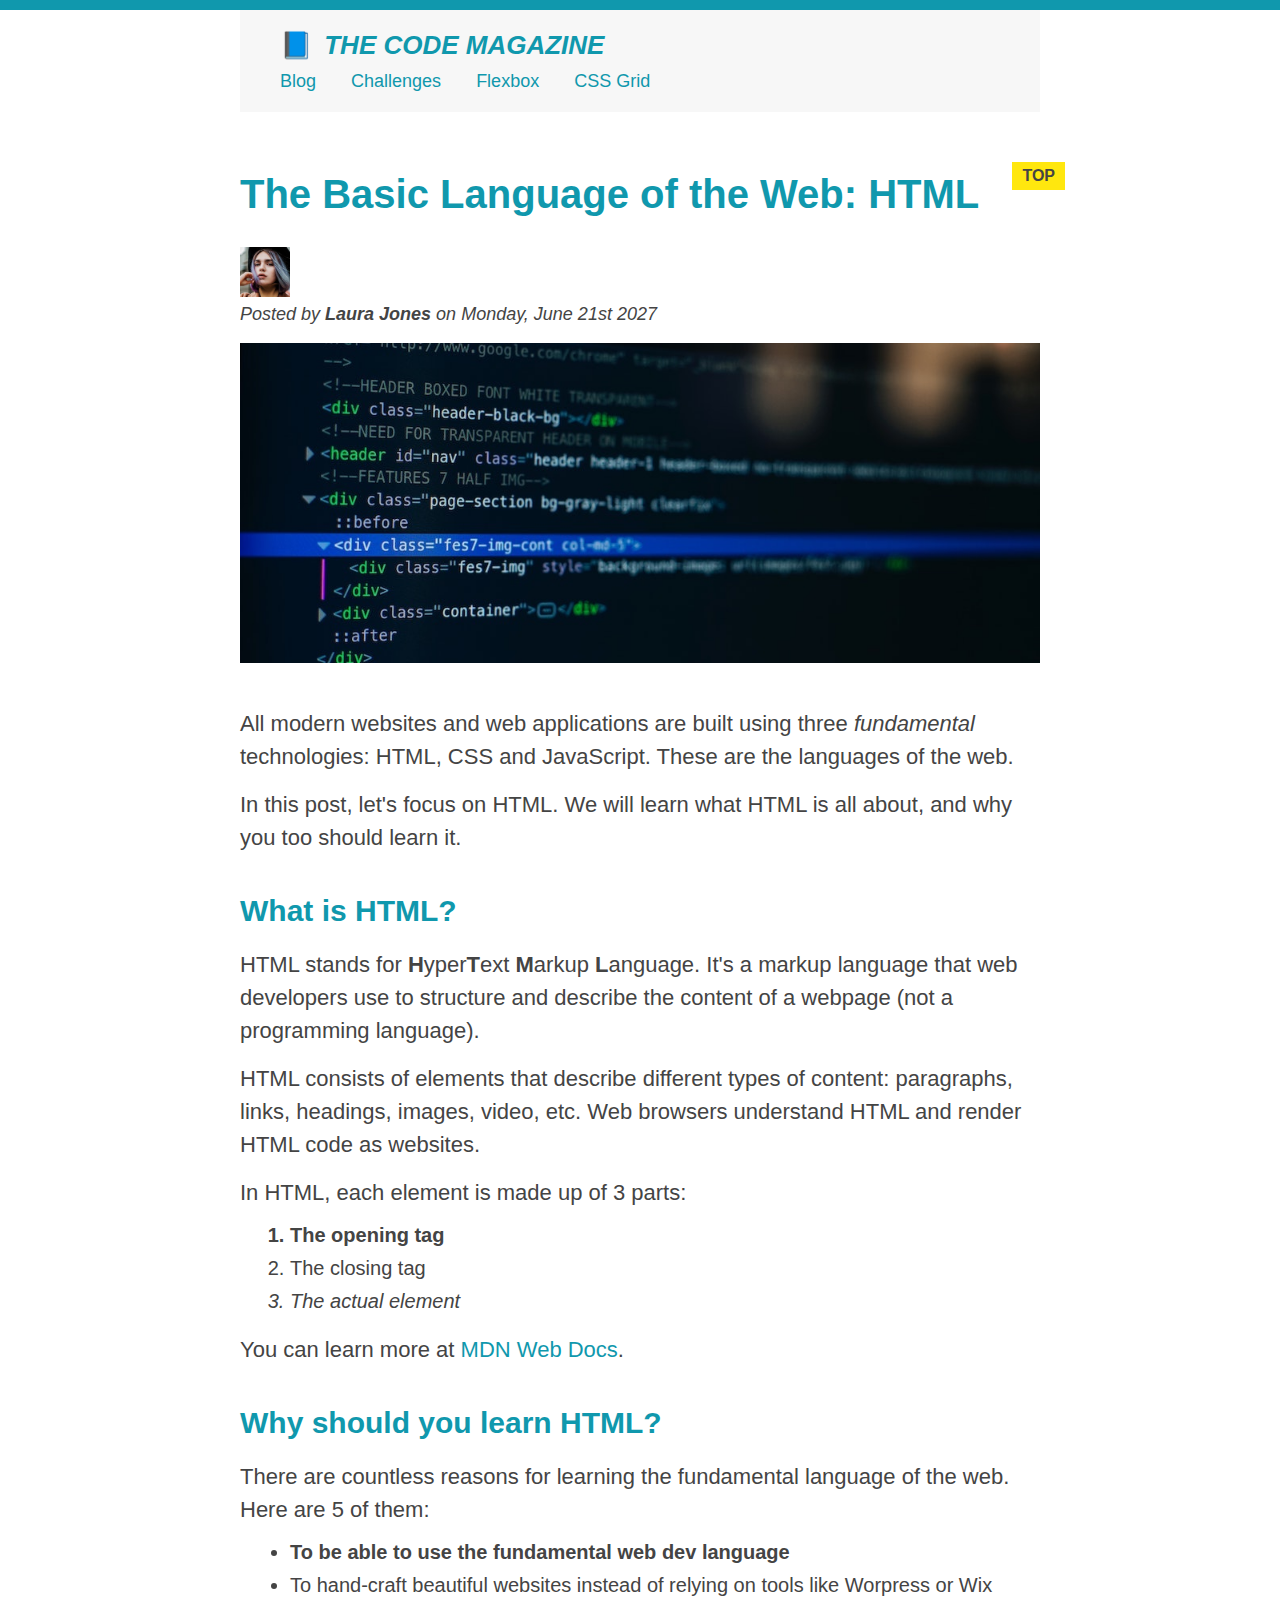
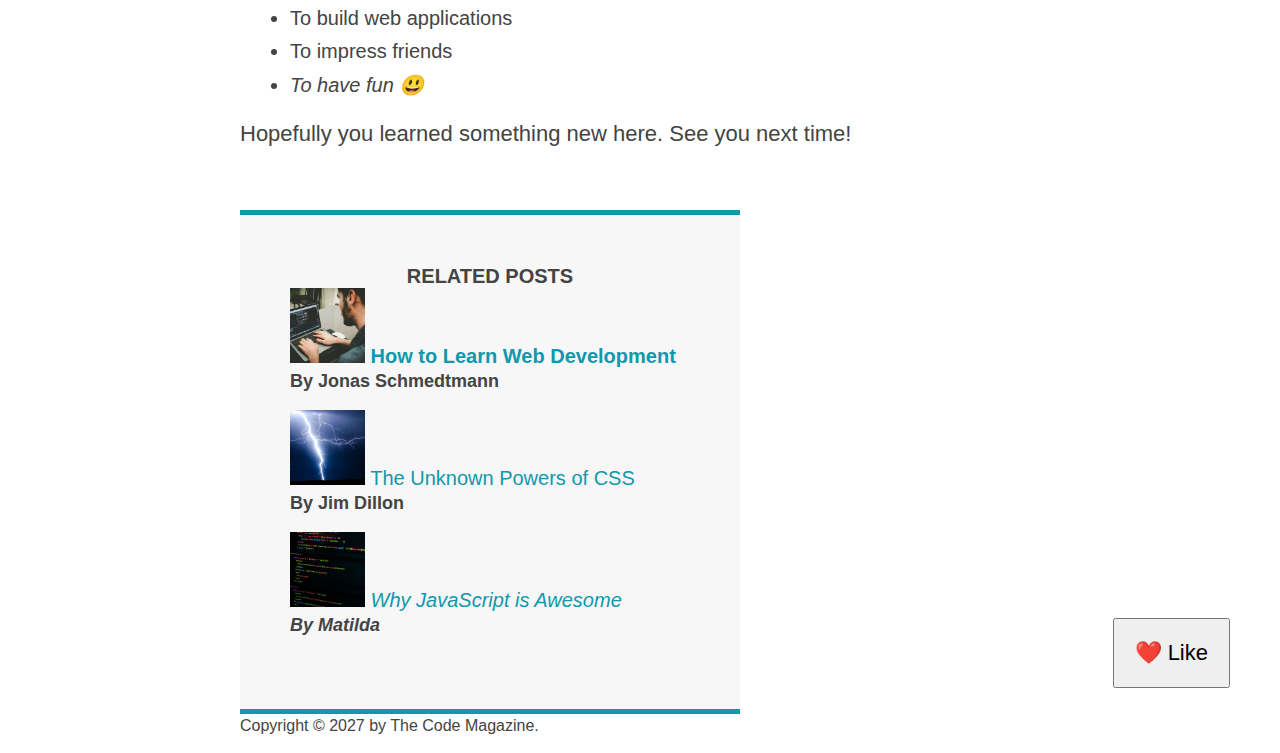
<file: Layouts-floats-flexbox-CSS_Grid/index.html>
<!DOCTYPE html>
<html lang="en">
  <head>
    <meta charset="UTF-8" />
    <link href="style.css" rel="stylesheet" />

    <title>The Basic Language of the Web: HTML</title>
  </head>

  <body>
    <!--
    <h1>The Basic Language of the Web: HTML</h1>
    <h2>The Basic Language of the Web: HTML</h2>
    <h3>The Basic Language of the Web: HTML</h3>
    <h4>The Basic Language of the Web: HTML</h4>
    <h5>The Basic Language of the Web: HTML</h5>
    <h6>The Basic Language of the Web: HTML</h6>
    -->

    <div class="container">
      <header class="main-header">
        <h1>📘 The Code Magazine</h1>

        <nav>
          <!-- <strong>This is the navigation</strong> -->
          <a href="blog.html">Blog</a>
          <a href="#">Challenges</a>
          <a href="#">Flexbox</a>
          <a href="#">CSS Grid</a>
        </nav>
      </header>

      <article>
        <header class="post-header">
          <h2>The Basic Language of the Web: HTML</h2>

          <img
            src="img/laura-jones.jpg"
            alt="Headshot of Laura Jones"
            height="50"
            width="50"
          />

          <p id="author">
            Posted by <strong>Laura Jones</strong> on Monday, June 21st 2027
          </p>

          <img
            src="img/post-img.jpg"
            alt="HTML code on a screen"
            width="500"
            height="200"
            class="post-img"
          />
          <button>❤️ Like</button>
        </header>

        <p>
          All modern websites and web applications are built using three
          <em>fundamental</em>
          technologies: HTML, CSS and JavaScript. These are the languages of the
          web.
        </p>

        <p>
          In this post, let's focus on HTML. We will learn what HTML is all
          about, and why you too should learn it.
        </p>

        <h3>What is HTML?</h3>
        <p>
          HTML stands for <strong>H</strong>yper<strong>T</strong>ext
          <strong>M</strong>arkup <strong>L</strong>anguage. It's a markup
          language that web developers use to structure and describe the content
          of a webpage (not a programming language).
        </p>
        <p>
          HTML consists of elements that describe different types of content:
          paragraphs, links, headings, images, video, etc. Web browsers
          understand HTML and render HTML code as websites.
        </p>
        <p>In HTML, each element is made up of 3 parts:</p>

        <ol>
          <li class="first-li">The opening tag</li>
          <li>The closing tag</li>
          <li>The actual element</li>
        </ol>

        <p>
          You can learn more at
          <a
            href="https://developer.mozilla.org/en-US/docs/Web/HTML"
            target="_blank"
            >MDN Web Docs</a
          >.
        </p>

        <h3>Why should you learn HTML?</h3>

        <p>
          There are countless reasons for learning the fundamental language of
          the web. Here are 5 of them:
        </p>

        <ul>
          <li class="first-li">
            To be able to use the fundamental web dev language
          </li>
          <li>
            To hand-craft beautiful websites instead of relying on tools like
            Worpress or Wix
          </li>
          <li>To build web applications</li>
          <li>To impress friends</li>
          <li>To have fun 😃</li>
        </ul>

        <p>Hopefully you learned something new here. See you next time!</p>
      </article>

      <aside>
        <h4>Related posts</h4>

        <ul class="related">
          <li>
            <img
              src="img/related-1.jpg"
              alt="Person programming"
              width="75"
              height="75"
            />
            <a href="#">How to Learn Web Development</a>
            <p class="related-author">By Jonas Schmedtmann</p>
          </li>
          <li>
            <img
              src="img/related-2.jpg"
              alt="Lightning"
              width="75"
              height="75"
            />
            <a href="#">The Unknown Powers of CSS</a>
            <p class="related-author">By Jim Dillon</p>
          </li>
          <li>
            <img
              src="img/related-3.jpg"
              alt="JavaScript code on a screen"
              width="75"
              height="75"
            />
            <a href="#">Why JavaScript is Awesome</a>
            <p class="related-author">By Matilda</p>
          </li>
        </ul>
      </aside>

      <footer>
        <p id="copyright" class="copyright text">
          Copyright &copy; 2027 by The Code Magazine.
        </p>
      </footer>
    </div>
  </body>
</html>
</file>
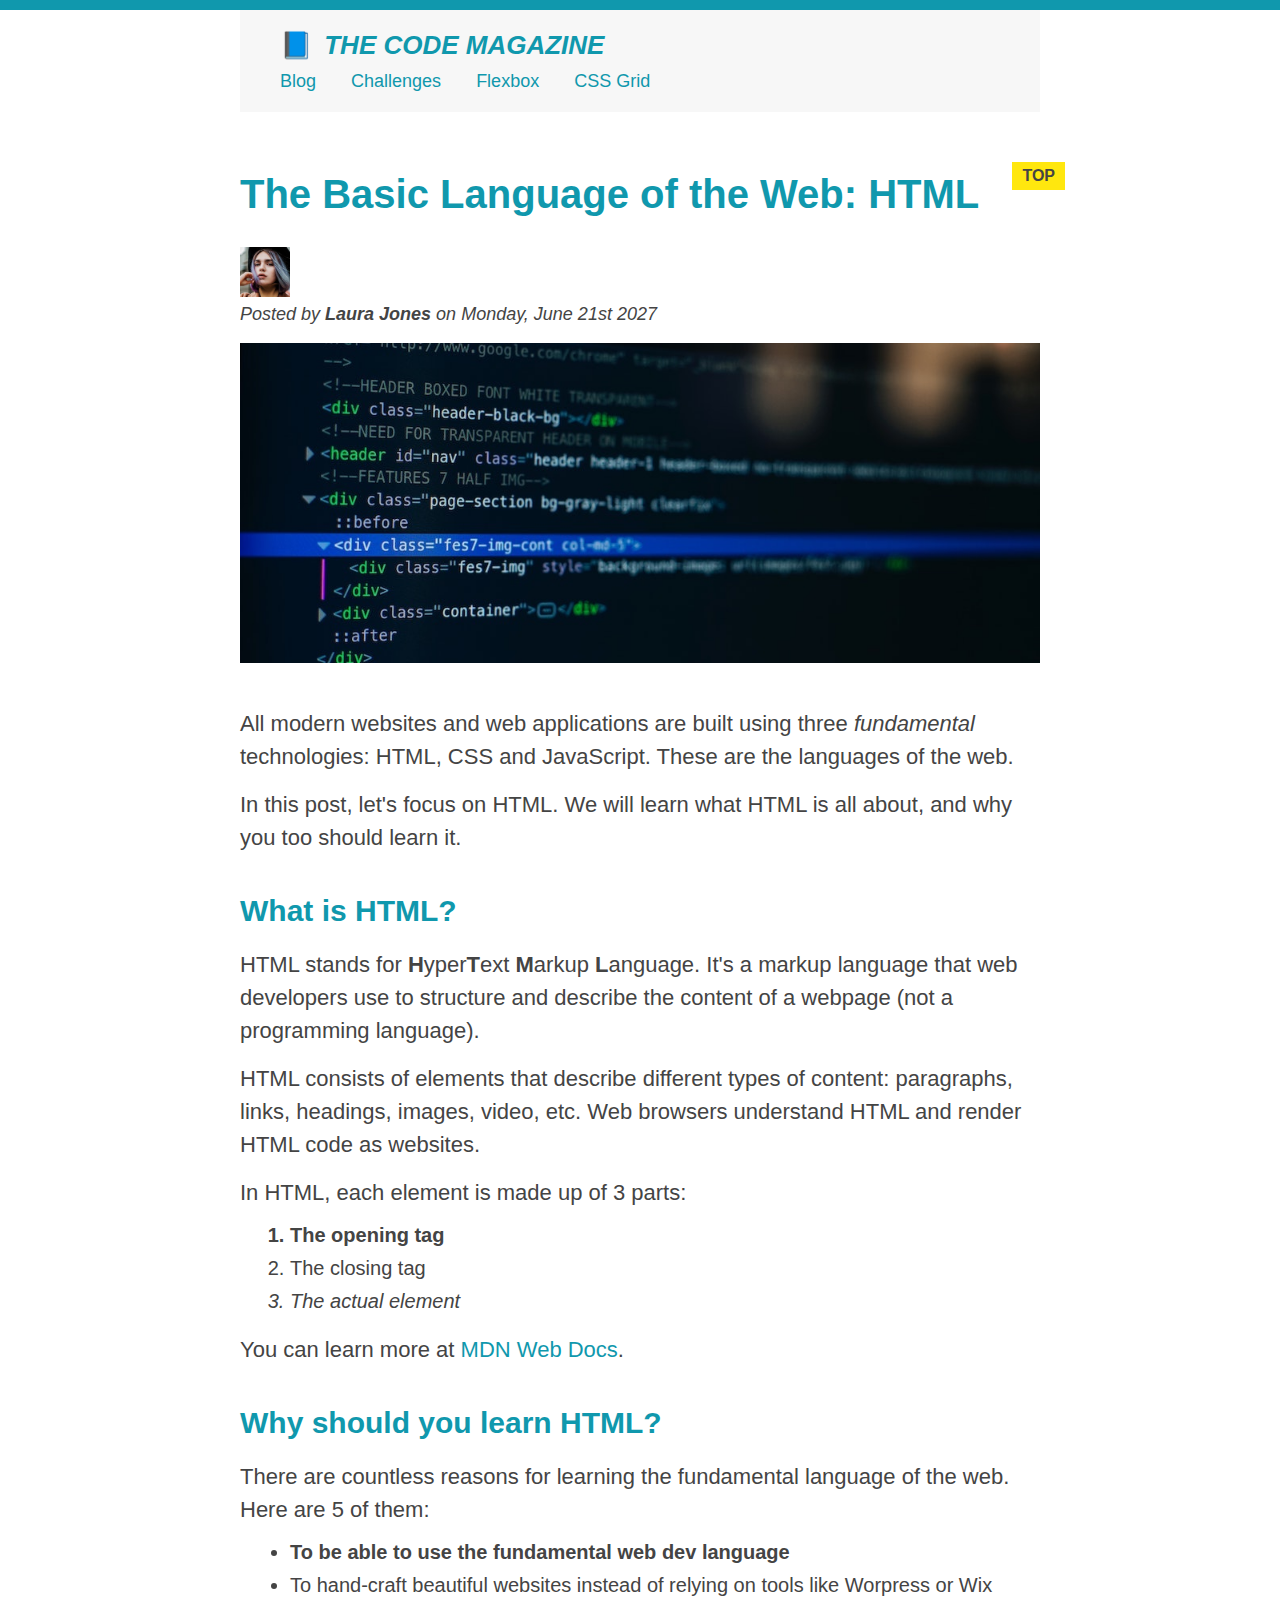
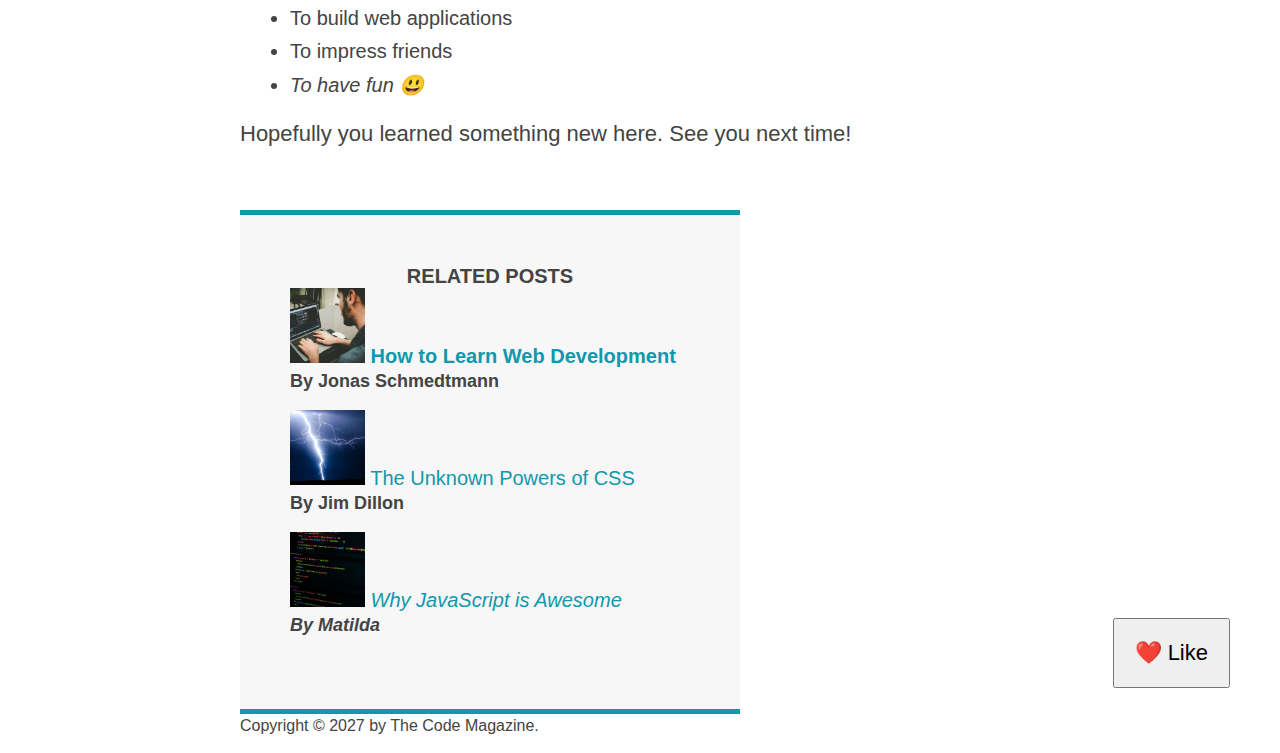
<file: html-css-refresher/Layouts-floats-flexbox-CSS_Grid/index.html>
<!DOCTYPE html>
<html lang="en">
  <head>
    <meta charset="UTF-8" />
    <link href="style.css" rel="stylesheet" />

    <title>The Basic Language of the Web: HTML</title>
  </head>

  <body>
    <!--
    <h1>The Basic Language of the Web: HTML</h1>
    <h2>The Basic Language of the Web: HTML</h2>
    <h3>The Basic Language of the Web: HTML</h3>
    <h4>The Basic Language of the Web: HTML</h4>
    <h5>The Basic Language of the Web: HTML</h5>
    <h6>The Basic Language of the Web: HTML</h6>
    -->

    <div class="container">
      <header class="main-header">
        <h1>📘 The Code Magazine</h1>

        <nav>
          <!-- <strong>This is the navigation</strong> -->
          <a href="blog.html">Blog</a>
          <a href="#">Challenges</a>
          <a href="#">Flexbox</a>
          <a href="#">CSS Grid</a>
        </nav>
      </header>

      <article>
        <header class="post-header">
          <h2>The Basic Language of the Web: HTML</h2>

          <img
            src="img/laura-jones.jpg"
            alt="Headshot of Laura Jones"
            height="50"
            width="50"
            class="author-img"
          />

          <p id="author" class="author">
            Posted by <strong>Laura Jones</strong> on Monday, June 21st 2027
          </p>

          <img
            src="img/post-img.jpg"
            alt="HTML code on a screen"
            width="500"
            height="200"
            class="post-img"
          />
          <button>❤️ Like</button>
        </header>

        <p>
          All modern websites and web applications are built using three
          <em>fundamental</em>
          technologies: HTML, CSS and JavaScript. These are the languages of the
          web.
        </p>

        <p>
          In this post, let's focus on HTML. We will learn what HTML is all
          about, and why you too should learn it.
        </p>

        <h3>What is HTML?</h3>
        <p>
          HTML stands for <strong>H</strong>yper<strong>T</strong>ext
          <strong>M</strong>arkup <strong>L</strong>anguage. It's a markup
          language that web developers use to structure and describe the content
          of a webpage (not a programming language).
        </p>
        <p>
          HTML consists of elements that describe different types of content:
          paragraphs, links, headings, images, video, etc. Web browsers
          understand HTML and render HTML code as websites.
        </p>
        <p>In HTML, each element is made up of 3 parts:</p>

        <ol>
          <li class="first-li">The opening tag</li>
          <li>The closing tag</li>
          <li>The actual element</li>
        </ol>

        <p>
          You can learn more at
          <a
            href="https://developer.mozilla.org/en-US/docs/Web/HTML"
            target="_blank"
            >MDN Web Docs</a
          >.
        </p>

        <h3>Why should you learn HTML?</h3>

        <p>
          There are countless reasons for learning the fundamental language of
          the web. Here are 5 of them:
        </p>

        <ul>
          <li class="first-li">
            To be able to use the fundamental web dev language
          </li>
          <li>
            To hand-craft beautiful websites instead of relying on tools like
            Worpress or Wix
          </li>
          <li>To build web applications</li>
          <li>To impress friends</li>
          <li>To have fun 😃</li>
        </ul>

        <p>Hopefully you learned something new here. See you next time!</p>
      </article>

      <aside>
        <h4>Related posts</h4>

        <ul class="related">
          <li>
            <img
              src="img/related-1.jpg"
              alt="Person programming"
              width="75"
              height="75"
            />
            <a href="#">How to Learn Web Development</a>
            <p class="related-author">By Jonas Schmedtmann</p>
          </li>
          <li>
            <img
              src="img/related-2.jpg"
              alt="Lightning"
              width="75"
              height="75"
            />
            <a href="#">The Unknown Powers of CSS</a>
            <p class="related-author">By Jim Dillon</p>
          </li>
          <li>
            <img
              src="img/related-3.jpg"
              alt="JavaScript code on a screen"
              width="75"
              height="75"
            />
            <a href="#">Why JavaScript is Awesome</a>
            <p class="related-author">By Matilda</p>
          </li>
        </ul>
      </aside>

      <footer>
        <p id="copyright" class="copyright text">
          Copyright &copy; 2027 by The Code Magazine.
        </p>
      </footer>
    </div>
  </body>
</html>
</file>
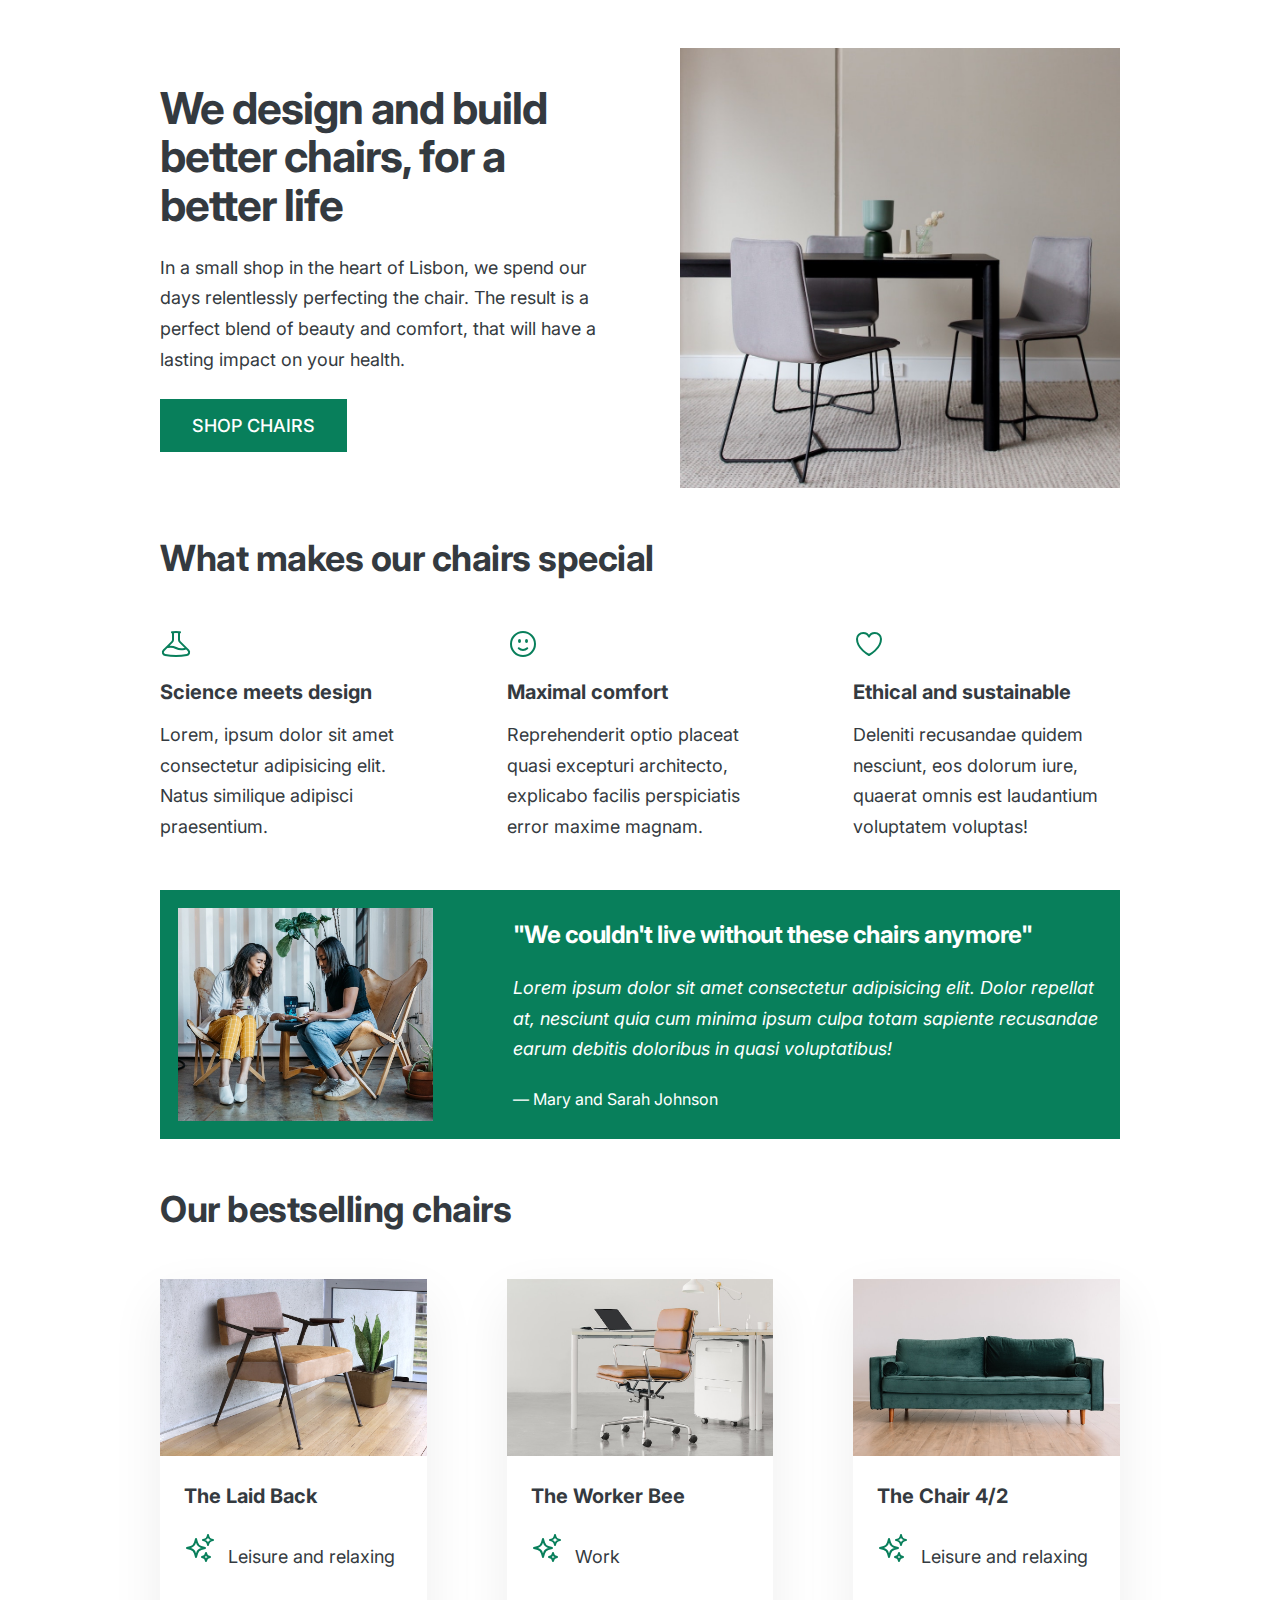
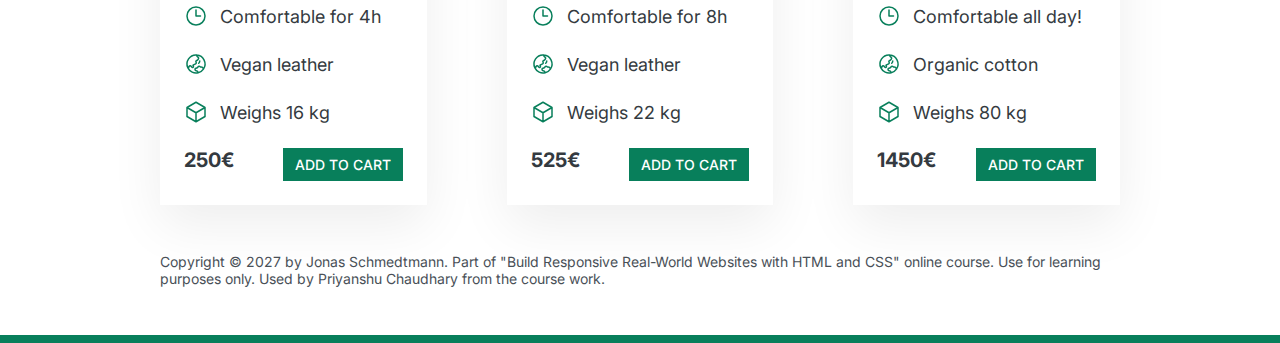
<file: html-css-refresher/Web Design Fundamentals/index.html>
<!DOCTYPE html>
<html lang="en">
  <head>
    <meta charset="UTF-8" />
    <meta http-equiv="X-UA-Compatible" content="IE=edge" />
    <meta name="viewport" content="width=device-width, initial-scale=1.0" />

    <link rel="preconnect" href="https://fonts.googleapis.com" />
    <link rel="preconnect" href="https://fonts.gstatic.com" crossorigin />
    <link
      href="https://fonts.googleapis.com/css2?family=Inter:wght@400;500;700&display=swap"
      rel="stylesheet"
    />
    <link rel="stylesheet" href="style.css" />
    <title>Lisbon Chair Shop</title>
  </head>
  <body>
    <div class="container">
      <header>
        <div class="header-text-box">
          <h1>We design and build better chairs, for a better life</h1>
          <p class="header-text">
            In a small shop in the heart of Lisbon, we spend our days
            relentlessly perfecting the chair. The result is a perfect blend of
            beauty and comfort, that will have a lasting impact on your health.
          </p>
          <a class="btn btn--big" href="#">Shop chairs</a>
        </div>
        <img src="hero.jpg" alt="Photo" />
      </header>

      <section>
        <h2>What makes our chairs special</h2>
        <div class="grid-3-cols">
          <div>
            <svg
              xmlns="http://www.w3.org/2000/svg"
              fill="none"
              viewBox="0 0 24 24"
              stroke-width="1.5"
              stroke="currentColor"
              class="features-icon"
            >
              <path
                stroke-linecap="round"
                stroke-linejoin="round"
                d="M9.75 3.104v5.714a2.25 2.25 0 0 1-.659 1.591L5 14.5M9.75 3.104c-.251.023-.501.05-.75.082m.75-.082a24.301 24.301 0 0 1 4.5 0m0 0v5.714c0 .597.237 1.17.659 1.591L19.8 15.3M14.25 3.104c.251.023.501.05.75.082M19.8 15.3l-1.57.393A9.065 9.065 0 0 1 12 15a9.065 9.065 0 0 0-6.23-.693L5 14.5m14.8.8 1.402 1.402c1.232 1.232.65 3.318-1.067 3.611A48.309 48.309 0 0 1 12 21c-2.773 0-5.491-.235-8.135-.687-1.718-.293-2.3-2.379-1.067-3.61L5 14.5"
              />
            </svg>

            <p class="features-title"><strong>Science meets design</strong></p>
            <p class="features-text">
              Lorem, ipsum dolor sit amet consectetur adipisicing elit. Natus
              similique adipisci praesentium.
            </p>
          </div>

          <div>
            <svg
              xmlns="http://www.w3.org/2000/svg"
              fill="none"
              viewBox="0 0 24 24"
              stroke-width="1.5"
              stroke="currentColor"
              class="features-icon"
            >
              <path
                stroke-linecap="round"
                stroke-linejoin="round"
                d="M15.182 15.182a4.5 4.5 0 0 1-6.364 0M21 12a9 9 0 1 1-18 0 9 9 0 0 1 18 0ZM9.75 9.75c0 .414-.168.75-.375.75S9 10.164 9 9.75 9.168 9 9.375 9s.375.336.375.75Zm-.375 0h.008v.015h-.008V9.75Zm5.625 0c0 .414-.168.75-.375.75s-.375-.336-.375-.75.168-.75.375-.75.375.336.375.75Zm-.375 0h.008v.015h-.008V9.75Z"
              />
            </svg>

            <p class="features-title">
              <strong>Maximal comfort</strong>
            </p>
            <p class="features-text">
              Reprehenderit optio placeat quasi excepturi architecto, explicabo
              facilis perspiciatis error maxime magnam.
            </p>
          </div>

          <div>
            <svg
              xmlns="http://www.w3.org/2000/svg"
              fill="none"
              viewBox="0 0 24 24"
              stroke-width="1.5"
              stroke="currentColor"
              class="features-icon"
            >
              <path
                stroke-linecap="round"
                stroke-linejoin="round"
                d="M21 8.25c0-2.485-2.099-4.5-4.688-4.5-1.935 0-3.597 1.126-4.312 2.733-.715-1.607-2.377-2.733-4.313-2.733C5.1 3.75 3 5.765 3 8.25c0 7.22 9 12 9 12s9-4.78 9-12Z"
              />
            </svg>

            <p class="features-title">
              <strong>Ethical and sustainable</strong>
            </p>
            <p class="features-text">
              Deleniti recusandae quidem nesciunt, eos dolorum iure, quaerat
              omnis est laudantium voluptatem voluptas!
            </p>
          </div>
        </div>
      </section>

      <section class="testimonial-section">
        <div class="grid-3-cols">
          <img src="customers.jpg" alt="People sitting on chairs" />
          <div class="testimonial-box">
            <h2>"We couldn't live without these chairs anymore"</h2>
            <blockquote class="testimonial-text">
              Lorem ipsum dolor sit amet consectetur adipisicing elit. Dolor
              repellat at, nesciunt quia cum minima ipsum culpa totam sapiente
              recusandae earum debitis doloribus in quasi voluptatibus!
            </blockquote>
            <p class="testimonial-author">&mdash; Mary and Sarah Johnson</p>
          </div>
        </div>
      </section>

      <section>
        <h2>Our bestselling chairs</h2>
        <div class="grid-3-cols">
          <figure class="chair">
            <img src="chair-1.jpg" alt="Chair" />
            <div class="chair-box">
              <h3>The Laid Back</h3>
              <ul class="chair-details">
                <li>
                  <!-- Span is a generic INLINE text element, it doesn't have any meaning. It's like a div element, but inline -->
                  <svg
                    xmlns="http://www.w3.org/2000/svg"
                    fill="none"
                    viewBox="0 0 24 24"
                    stroke-width="1.5"
                    stroke="currentColor"
                    class="features-icon"
                  >
                    <path
                      stroke-linecap="round"
                      stroke-linejoin="round"
                      d="M9.813 15.904 9 18.75l-.813-2.846a4.5 4.5 0 0 0-3.09-3.09L2.25 12l2.846-.813a4.5 4.5 0 0 0 3.09-3.09L9 5.25l.813 2.846a4.5 4.5 0 0 0 3.09 3.09L15.75 12l-2.846.813a4.5 4.5 0 0 0-3.09 3.09ZM18.259 8.715 18 9.75l-.259-1.035a3.375 3.375 0 0 0-2.455-2.456L14.25 6l1.036-.259a3.375 3.375 0 0 0 2.455-2.456L18 2.25l.259 1.035a3.375 3.375 0 0 0 2.456 2.456L21.75 6l-1.035.259a3.375 3.375 0 0 0-2.456 2.456ZM16.894 20.567 16.5 21.75l-.394-1.183a2.25 2.25 0 0 0-1.423-1.423L13.5 18.75l1.183-.394a2.25 2.25 0 0 0 1.423-1.423l.394-1.183.394 1.183a2.25 2.25 0 0 0 1.423 1.423l1.183.394-1.183.394a2.25 2.25 0 0 0-1.423 1.423Z"
                    />
                  </svg>

                  <span>Leisure and relaxing</span>
                </li>
                <li>
                  <svg
                    xmlns="http://www.w3.org/2000/svg"
                    fill="none"
                    viewBox="0 0 24 24"
                    stroke-width="1.5"
                    stroke="currentColor"
                    class="chair-icon"
                  >
                    <path
                      stroke-linecap="round"
                      stroke-linejoin="round"
                      d="M12 6v6h4.5m4.5 0a9 9 0 1 1-18 0 9 9 0 0 1 18 0Z"
                    />
                  </svg>

                  <span>Comfortable for 4h</span>
                </li>
                <li>
                  <svg
                    xmlns="http://www.w3.org/2000/svg"
                    fill="none"
                    viewBox="0 0 24 24"
                    stroke-width="1.5"
                    stroke="currentColor"
                    class="chair-icon"
                  >
                    <path
                      stroke-linecap="round"
                      stroke-linejoin="round"
                      d="M12.75 3.03v.568c0 .334.148.65.405.864l1.068.89c.442.369.535 1.01.216 1.49l-.51.766a2.25 2.25 0 0 1-1.161.886l-.143.048a1.107 1.107 0 0 0-.57 1.664c.369.555.169 1.307-.427 1.605L9 13.125l.423 1.059a.956.956 0 0 1-1.652.928l-.679-.906a1.125 1.125 0 0 0-1.906.172L4.5 15.75l-.612.153M12.75 3.031a9 9 0 0 0-8.862 12.872M12.75 3.031a9 9 0 0 1 6.69 14.036m0 0-.177-.529A2.25 2.25 0 0 0 17.128 15H16.5l-.324-.324a1.453 1.453 0 0 0-2.328.377l-.036.073a1.586 1.586 0 0 1-.982.816l-.99.282c-.55.157-.894.702-.8 1.267l.073.438c.08.474.49.821.97.821.846 0 1.598.542 1.865 1.345l.215.643m5.276-3.67a9.012 9.012 0 0 1-5.276 3.67m0 0a9 9 0 0 1-10.275-4.835M15.75 9c0 .896-.393 1.7-1.016 2.25"
                    />
                  </svg>

                  <span>Vegan leather</span>
                </li>
                <li>
                  <svg
                    xmlns="http://www.w3.org/2000/svg"
                    fill="none"
                    viewBox="0 0 24 24"
                    stroke-width="1.5"
                    stroke="currentColor"
                    class="chair-icon"
                  >
                    <path
                      stroke-linecap="round"
                      stroke-linejoin="round"
                      d="m21 7.5-9-5.25L3 7.5m18 0-9 5.25m9-5.25v9l-9 5.25M3 7.5l9 5.25M3 7.5v9l9 5.25m0-9v9"
                    />
                  </svg>

                  <span>Weighs 16 kg</span>
                </li>
              </ul>
              <div class="chair-price">
                <strong>250€</strong>
                <a href="#" class="btn btn--small">Add to cart</a>
              </div>
            </div>
          </figure>

          <figure class="chair">
            <img src="chair-2.jpg" alt="Chair" />
            <div class="chair-box">
              <h3>The Worker Bee</h3>
              <ul class="chair-details">
                <li>
                  <svg
                    xmlns="http://www.w3.org/2000/svg"
                    fill="none"
                    viewBox="0 0 24 24"
                    stroke-width="1.5"
                    stroke="currentColor"
                    class="features-icon"
                  >
                    <path
                      stroke-linecap="round"
                      stroke-linejoin="round"
                      d="M9.813 15.904 9 18.75l-.813-2.846a4.5 4.5 0 0 0-3.09-3.09L2.25 12l2.846-.813a4.5 4.5 0 0 0 3.09-3.09L9 5.25l.813 2.846a4.5 4.5 0 0 0 3.09 3.09L15.75 12l-2.846.813a4.5 4.5 0 0 0-3.09 3.09ZM18.259 8.715 18 9.75l-.259-1.035a3.375 3.375 0 0 0-2.455-2.456L14.25 6l1.036-.259a3.375 3.375 0 0 0 2.455-2.456L18 2.25l.259 1.035a3.375 3.375 0 0 0 2.456 2.456L21.75 6l-1.035.259a3.375 3.375 0 0 0-2.456 2.456ZM16.894 20.567 16.5 21.75l-.394-1.183a2.25 2.25 0 0 0-1.423-1.423L13.5 18.75l1.183-.394a2.25 2.25 0 0 0 1.423-1.423l.394-1.183.394 1.183a2.25 2.25 0 0 0 1.423 1.423l1.183.394-1.183.394a2.25 2.25 0 0 0-1.423 1.423Z"
                    />
                  </svg>
                  <span>Work</span>
                </li>
                <li>
                  <svg
                    xmlns="http://www.w3.org/2000/svg"
                    fill="none"
                    viewBox="0 0 24 24"
                    stroke-width="1.5"
                    stroke="currentColor"
                    class="chair-icon"
                  >
                    <path
                      stroke-linecap="round"
                      stroke-linejoin="round"
                      d="M12 6v6h4.5m4.5 0a9 9 0 1 1-18 0 9 9 0 0 1 18 0Z"
                    />
                  </svg>
                  <span>Comfortable for 8h</span>
                </li>
                <li>
                  <svg
                    xmlns="http://www.w3.org/2000/svg"
                    fill="none"
                    viewBox="0 0 24 24"
                    stroke-width="1.5"
                    stroke="currentColor"
                    class="chair-icon"
                  >
                    <path
                      stroke-linecap="round"
                      stroke-linejoin="round"
                      d="M12.75 3.03v.568c0 .334.148.65.405.864l1.068.89c.442.369.535 1.01.216 1.49l-.51.766a2.25 2.25 0 0 1-1.161.886l-.143.048a1.107 1.107 0 0 0-.57 1.664c.369.555.169 1.307-.427 1.605L9 13.125l.423 1.059a.956.956 0 0 1-1.652.928l-.679-.906a1.125 1.125 0 0 0-1.906.172L4.5 15.75l-.612.153M12.75 3.031a9 9 0 0 0-8.862 12.872M12.75 3.031a9 9 0 0 1 6.69 14.036m0 0-.177-.529A2.25 2.25 0 0 0 17.128 15H16.5l-.324-.324a1.453 1.453 0 0 0-2.328.377l-.036.073a1.586 1.586 0 0 1-.982.816l-.99.282c-.55.157-.894.702-.8 1.267l.073.438c.08.474.49.821.97.821.846 0 1.598.542 1.865 1.345l.215.643m5.276-3.67a9.012 9.012 0 0 1-5.276 3.67m0 0a9 9 0 0 1-10.275-4.835M15.75 9c0 .896-.393 1.7-1.016 2.25"
                    />
                  </svg>
                  <span>Vegan leather</span>
                </li>
                <li>
                  <svg
                    xmlns="http://www.w3.org/2000/svg"
                    fill="none"
                    viewBox="0 0 24 24"
                    stroke-width="1.5"
                    stroke="currentColor"
                    class="chair-icon"
                  >
                    <path
                      stroke-linecap="round"
                      stroke-linejoin="round"
                      d="m21 7.5-9-5.25L3 7.5m18 0-9 5.25m9-5.25v9l-9 5.25M3 7.5l9 5.25M3 7.5v9l9 5.25m0-9v9"
                    />
                  </svg>
                  <span>Weighs 22 kg</span>
                </li>
              </ul>
              <div class="chair-price">
                <strong>525€</strong>
                <a href="#" class="btn btn--small">Add to cart</a>
              </div>
            </div>
          </figure>

          <figure class="chair">
            <img src="chair-3.jpg" alt="Chair" />
            <div class="chair-box">
              <h3>The Chair 4/2</h3>
              <ul class="chair-details">
                <li>
                  <svg
                    xmlns="http://www.w3.org/2000/svg"
                    fill="none"
                    viewBox="0 0 24 24"
                    stroke-width="1.5"
                    stroke="currentColor"
                    class="features-icon"
                  >
                    <path
                      stroke-linecap="round"
                      stroke-linejoin="round"
                      d="M9.813 15.904 9 18.75l-.813-2.846a4.5 4.5 0 0 0-3.09-3.09L2.25 12l2.846-.813a4.5 4.5 0 0 0 3.09-3.09L9 5.25l.813 2.846a4.5 4.5 0 0 0 3.09 3.09L15.75 12l-2.846.813a4.5 4.5 0 0 0-3.09 3.09ZM18.259 8.715 18 9.75l-.259-1.035a3.375 3.375 0 0 0-2.455-2.456L14.25 6l1.036-.259a3.375 3.375 0 0 0 2.455-2.456L18 2.25l.259 1.035a3.375 3.375 0 0 0 2.456 2.456L21.75 6l-1.035.259a3.375 3.375 0 0 0-2.456 2.456ZM16.894 20.567 16.5 21.75l-.394-1.183a2.25 2.25 0 0 0-1.423-1.423L13.5 18.75l1.183-.394a2.25 2.25 0 0 0 1.423-1.423l.394-1.183.394 1.183a2.25 2.25 0 0 0 1.423 1.423l1.183.394-1.183.394a2.25 2.25 0 0 0-1.423 1.423Z"
                    />
                  </svg>
                  <span>Leisure and relaxing</span>
                </li>
                <li>
                  <svg
                    xmlns="http://www.w3.org/2000/svg"
                    fill="none"
                    viewBox="0 0 24 24"
                    stroke-width="1.5"
                    stroke="currentColor"
                    class="chair-icon"
                  >
                    <path
                      stroke-linecap="round"
                      stroke-linejoin="round"
                      d="M12 6v6h4.5m4.5 0a9 9 0 1 1-18 0 9 9 0 0 1 18 0Z"
                    />
                  </svg>
                  <span>Comfortable all day!</span>
                </li>
                <li>
                  <svg
                    xmlns="http://www.w3.org/2000/svg"
                    fill="none"
                    viewBox="0 0 24 24"
                    stroke-width="1.5"
                    stroke="currentColor"
                    class="chair-icon"
                  >
                    <path
                      stroke-linecap="round"
                      stroke-linejoin="round"
                      d="M12.75 3.03v.568c0 .334.148.65.405.864l1.068.89c.442.369.535 1.01.216 1.49l-.51.766a2.25 2.25 0 0 1-1.161.886l-.143.048a1.107 1.107 0 0 0-.57 1.664c.369.555.169 1.307-.427 1.605L9 13.125l.423 1.059a.956.956 0 0 1-1.652.928l-.679-.906a1.125 1.125 0 0 0-1.906.172L4.5 15.75l-.612.153M12.75 3.031a9 9 0 0 0-8.862 12.872M12.75 3.031a9 9 0 0 1 6.69 14.036m0 0-.177-.529A2.25 2.25 0 0 0 17.128 15H16.5l-.324-.324a1.453 1.453 0 0 0-2.328.377l-.036.073a1.586 1.586 0 0 1-.982.816l-.99.282c-.55.157-.894.702-.8 1.267l.073.438c.08.474.49.821.97.821.846 0 1.598.542 1.865 1.345l.215.643m5.276-3.67a9.012 9.012 0 0 1-5.276 3.67m0 0a9 9 0 0 1-10.275-4.835M15.75 9c0 .896-.393 1.7-1.016 2.25"
                    />
                  </svg>
                  <span>Organic cotton</span>
                </li>
                <li>
                  <svg
                    xmlns="http://www.w3.org/2000/svg"
                    fill="none"
                    viewBox="0 0 24 24"
                    stroke-width="1.5"
                    stroke="currentColor"
                    class="chair-icon"
                  >
                    <path
                      stroke-linecap="round"
                      stroke-linejoin="round"
                      d="m21 7.5-9-5.25L3 7.5m18 0-9 5.25m9-5.25v9l-9 5.25M3 7.5l9 5.25M3 7.5v9l9 5.25m0-9v9"
                    />
                  </svg>
                  <span>Weighs 80 kg</span>
                </li>
              </ul>
              <div class="chair-price">
                <strong>1450€</strong>
                <a href="#" class="btn btn--small">Add to cart</a>
              </div>
            </div>
          </figure>
        </div>
      </section>

      <footer>
        Copyright &copy; 2027 by Jonas Schmedtmann. Part of "Build Responsive
        Real-World Websites with HTML and CSS" online course. Use for learning
        purposes only. Used by Priyanshu Chaudhary from the course work.
      </footer>
    </div>
  </body>
</html>
</file>
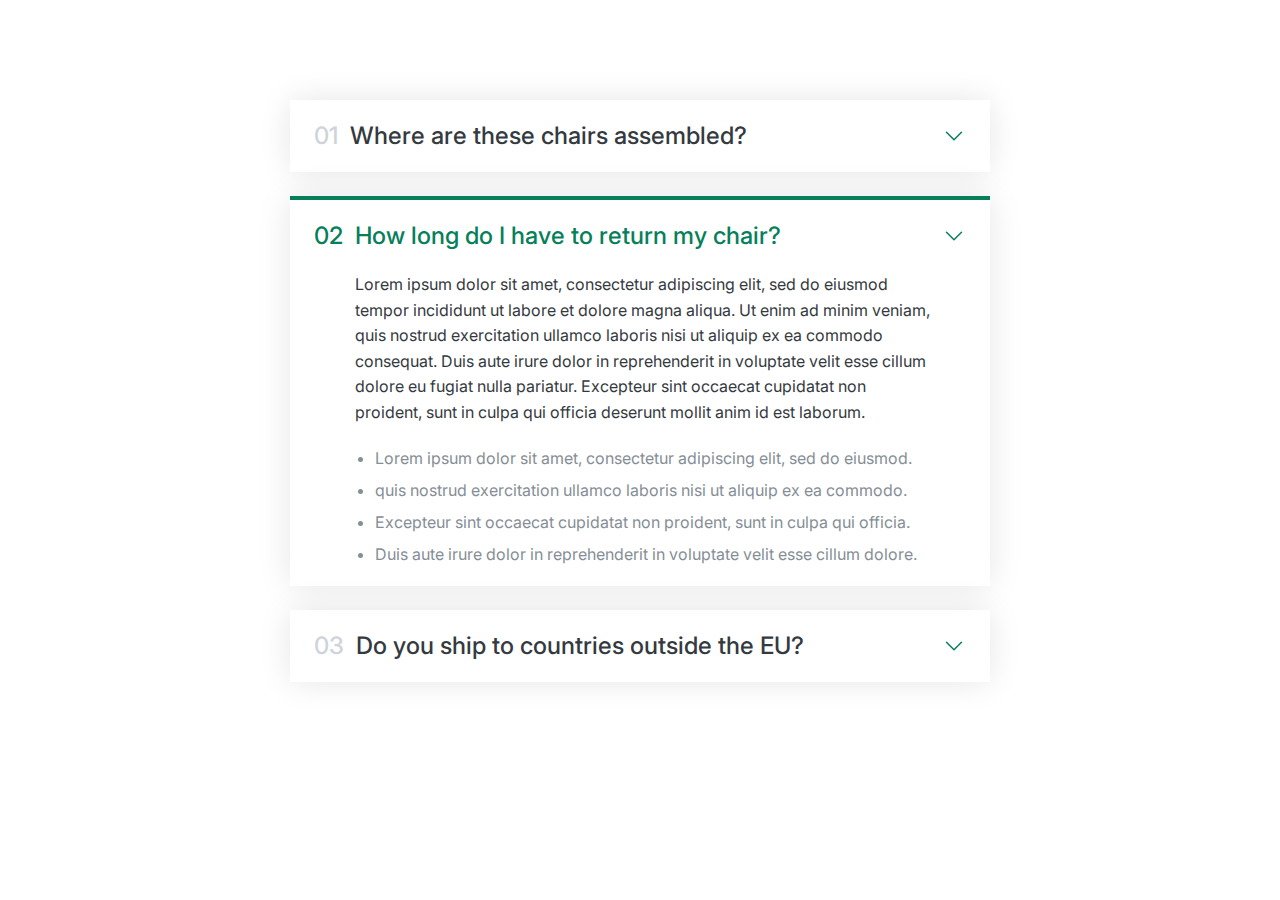
<file: html-css-refresher/06-Components/01-accordion.html>
<!DOCTYPE html>
<html lang="en">
  <head>
    <meta charset="UTF-8" />
    <meta name="viewport" content="width=device-width, initial-scale=1.0" />
    <title>Accordion Component</title>

    <link
      href="https://fonts.googleapis.com/css2?family=Inter:wght@400;500;700&display=swap"
      rel="stylesheet"
    />

    <style>
      /*
        SPACING SYSTEM (px)
        2 / 4 / 8 / 12 / 16 / 24 / 32 / 48 / 64 / 80 / 96 / 128

        FONT SIZE SYSTEM (px)
        10 / 12 / 14 / 16 / 18 / 20 / 24 / 30 / 36 / 44 / 52 / 62 / 74 / 86 / 98
        */

      /* 
        MAIN COLOR: #087f5b 
        GREY COLOR: #343a40
        */

      * {
        margin: 0;
        padding: 0;
        box-sizing: border-box;
      }

      /* ------------------------ */
      /* GENERAL STYLES */
      /* ------------------------ */
      body {
        font-family: "Inter", sans-serif;
        color: #343a40;
        line-height: 1;
      }

      .accordion {
        width: 700px;
        margin: 100px auto;
        display: flex;
        flex-direction: column;
        gap: 24px;
      }

      .item {
        box-shadow: 0 0 32px rgb(0, 0, 0, 0.1);
        padding: 24px;
        display: grid;
        grid-template-columns: auto 1fr auto;
        column-gap: 12px;
        row-gap: 24px;

        align-items: center;
      }
      .number,
      .text {
        font-size: 24px;
        font-weight: 500;
        /*color: #087f5b;*/
      }

      .icon {
        width: 24px;
        height: 24px;
        stroke: #087f5b;
      }
      .hidden-box {
        grid-column: 2;
        display: none;
      }
      .hidden-box p {
        line-height: 1.6;
        margin-bottom: 24px;
      }
      .hidden-box ul {
        color: #868e96;
        margin-left: 20px;

        display: flex;
        flex-direction: column;
        gap: 16px;
      }
      .number {
        color: #ced4da;
      }
      .open {
        border-top: 4px solid #087f5b;
      }
      .open .hidden-box {
        display: block;
      }

      .open .number,
      .open .text {
        color: #087f5b;
      }
    </style>
  </head>
  <body>
    <div class="accordion">
      <div class="item">
        <p class="number">01</p>
        <p class="text">Where are these chairs assembled?</p>
        <svg
          xmlns="http://www.w3.org/2000/svg"
          fill="none"
          viewBox="0 0 24 24"
          stroke-width="1.5"
          stroke="currentColor"
          class="icon"
        >
          <path
            stroke-linecap="round"
            stroke-linejoin="round"
            d="m19.5 8.25-7.5 7.5-7.5-7.5"
          />
        </svg>
        <div class="hidden-box">
          <p>
            Lorem ipsum dolor sit amet, consectetur adipiscing elit, sed do
            eiusmod tempor incididunt ut labore et dolore magna aliqua. Ut enim
            ad minim veniam, quis nostrud exercitation ullamco laboris nisi ut
            aliquip ex ea commodo consequat. Duis aute irure dolor in
            reprehenderit in voluptate velit esse cillum dolore eu fugiat nulla
            pariatur. Excepteur sint occaecat cupidatat non proident, sunt in
            culpa qui officia deserunt mollit anim id est laborum.
          </p>
          <ul>
            <li>
              Lorem ipsum dolor sit amet, consectetur adipiscing elit, sed do
              eiusmod.
            </li>
            <li>
              quis nostrud exercitation ullamco laboris nisi ut aliquip ex ea
              commodo.
            </li>
            <li>
              Excepteur sint occaecat cupidatat non proident, sunt in culpa qui
              officia.
            </li>
            <li>
              Duis aute irure dolor in reprehenderit in voluptate velit esse
              cillum dolore.
            </li>
          </ul>
        </div>
      </div>
      <div class="item open">
        <p class="number">02</p>
        <p class="text">How long do I have to return my chair?</p>
        <svg
          xmlns="http://www.w3.org/2000/svg"
          fill="none"
          viewBox="0 0 24 24"
          stroke-width="1.5"
          stroke="currentColor"
          class="icon"
        >
          <path
            stroke-linecap="round"
            stroke-linejoin="round"
            d="m19.5 8.25-7.5 7.5-7.5-7.5"
          />
        </svg>
        <div class="hidden-box">
          <p>
            Lorem ipsum dolor sit amet, consectetur adipiscing elit, sed do
            eiusmod tempor incididunt ut labore et dolore magna aliqua. Ut enim
            ad minim veniam, quis nostrud exercitation ullamco laboris nisi ut
            aliquip ex ea commodo consequat. Duis aute irure dolor in
            reprehenderit in voluptate velit esse cillum dolore eu fugiat nulla
            pariatur. Excepteur sint occaecat cupidatat non proident, sunt in
            culpa qui officia deserunt mollit anim id est laborum.
          </p>
          <ul>
            <li>
              Lorem ipsum dolor sit amet, consectetur adipiscing elit, sed do
              eiusmod.
            </li>
            <li>
              quis nostrud exercitation ullamco laboris nisi ut aliquip ex ea
              commodo.
            </li>
            <li>
              Excepteur sint occaecat cupidatat non proident, sunt in culpa qui
              officia.
            </li>
            <li>
              Duis aute irure dolor in reprehenderit in voluptate velit esse
              cillum dolore.
            </li>
          </ul>
        </div>
      </div>
      <div class="item">
        <p class="number">03</p>
        <p class="text">Do you ship to countries outside the EU?</p>
        <svg
          xmlns="http://www.w3.org/2000/svg"
          fill="none"
          viewBox="0 0 24 24"
          stroke-width="1.5"
          stroke="currentColor"
          class="icon"
        >
          <path
            stroke-linecap="round"
            stroke-linejoin="round"
            d="m19.5 8.25-7.5 7.5-7.5-7.5"
          />
        </svg>
        <div class="hidden-box">
          <p>
            Lorem ipsum dolor sit amet, consectetur adipiscing elit, sed do
            eiusmod tempor incididunt ut labore et dolore magna aliqua. Ut enim
            ad minim veniam, quis nostrud exercitation ullamco laboris nisi ut
            aliquip ex ea commodo consequat. Duis aute irure dolor in
            reprehenderit in voluptate velit esse cillum dolore eu fugiat nulla
            pariatur. Excepteur sint occaecat cupidatat non proident, sunt in
            culpa qui officia deserunt mollit anim id est laborum.
          </p>
          <ul>
            <li>
              Lorem ipsum dolor sit amet, consectetur adipiscing elit, sed do
              eiusmod.
            </li>
            <li>
              quis nostrud exercitation ullamco laboris nisi ut aliquip ex ea
              commodo.
            </li>
            <li>
              Excepteur sint occaecat cupidatat non proident, sunt in culpa qui
              officia.
            </li>
            <li>
              Duis aute irure dolor in reprehenderit in voluptate velit esse
              cillum dolore.
            </li>
          </ul>
        </div>
      </div>
    </div>
  </body>
</html>
</file>
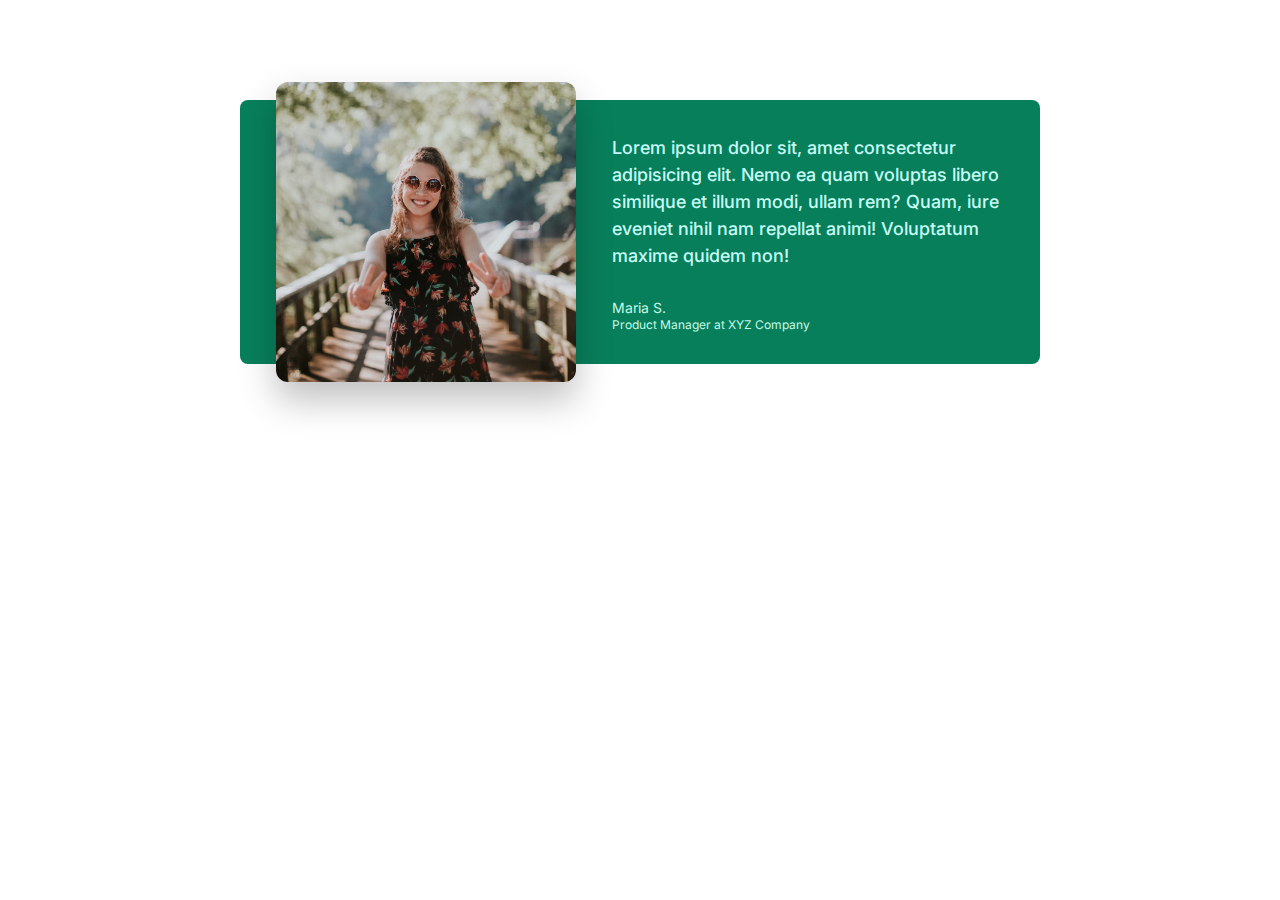
<file: html-css-refresher/06-Components/02-carousel.html>
<!DOCTYPE html>
<html lang="en">
  <head>
    <meta charset="UTF-8" />
    <meta name="viewport" content="width=device-width, initial-scale=1.0" />
    <title>Carousel Component</title>

    <link
      href="https://fonts.googleapis.com/css2?family=Inter:wght@400;500;700&display=swap"
      rel="stylesheet"
    />

    <style>
      /*
        SPACING SYSTEM (px)
        2 / 4 / 8 / 12 / 16 / 24 / 32 / 48 / 64 / 80 / 96 / 128

        FONT SIZE SYSTEM (px)
        10 / 12 / 14 / 16 / 18 / 20 / 24 / 30 / 36 / 44 / 52 / 62 / 74 / 86 / 98
        */

      /* 
        MAIN COLOR: #087f5b 
        GREY COLOR: #343a40
        */

      * {
        margin: 0;
        padding: 0;
        box-sizing: border-box;
      }

      /* ------------------------ */
      /* GENERAL STYLES */
      /* ------------------------ */
      body {
        font-family: "Inter", sans-serif;
        color: #343a40;
        line-height: 1;
      }

      .carousel {
        padding: 32px;
        padding-left: 86px;
        display: flex;
        gap: 86px;
        align-items: center;
        width: 800px;
        background-color: #087f5b;
        margin: 100px auto;
        border-radius: 8px;
      }

      img {
        height: 200px;
        transform: scale(1.5);
        border-radius: 8px;
        box-shadow: 0 12px 24px rgba(0, 0, 0, 0.25);
      }
      .testimonisl-text {
        font-size: 18px;
        color: #c6fcf5;
        font-weight: 500;
        line-height: 1.5;
        margin-bottom: 32px;
      }
      .testimonial-author {
        font-size: 14px;
        margin-bottom: 4px;
        color: #c3fae8;
      }

      .testimonial-role {
        font-size: 12px;
        color: #c3fae8;
      }
    </style>
  </head>
  <body>
    <div class="carousel">
      <img src="./maria.jpg" alt="Maria" />

      <blockquote class="testimonial">
        <p class="testimonisl-text">
          Lorem ipsum dolor sit, amet consectetur adipisicing elit. Nemo ea quam
          voluptas libero similique et illum modi, ullam rem? Quam, iure eveniet
          nihil nam repellat animi! Voluptatum maxime quidem non!
        </p>
        <p class="testimonial-author">Maria S.</p>
        <p class="testimonial-role">Product Manager at XYZ Company</p>
      </blockquote>
    </div>
  </body>
</html>
</file>
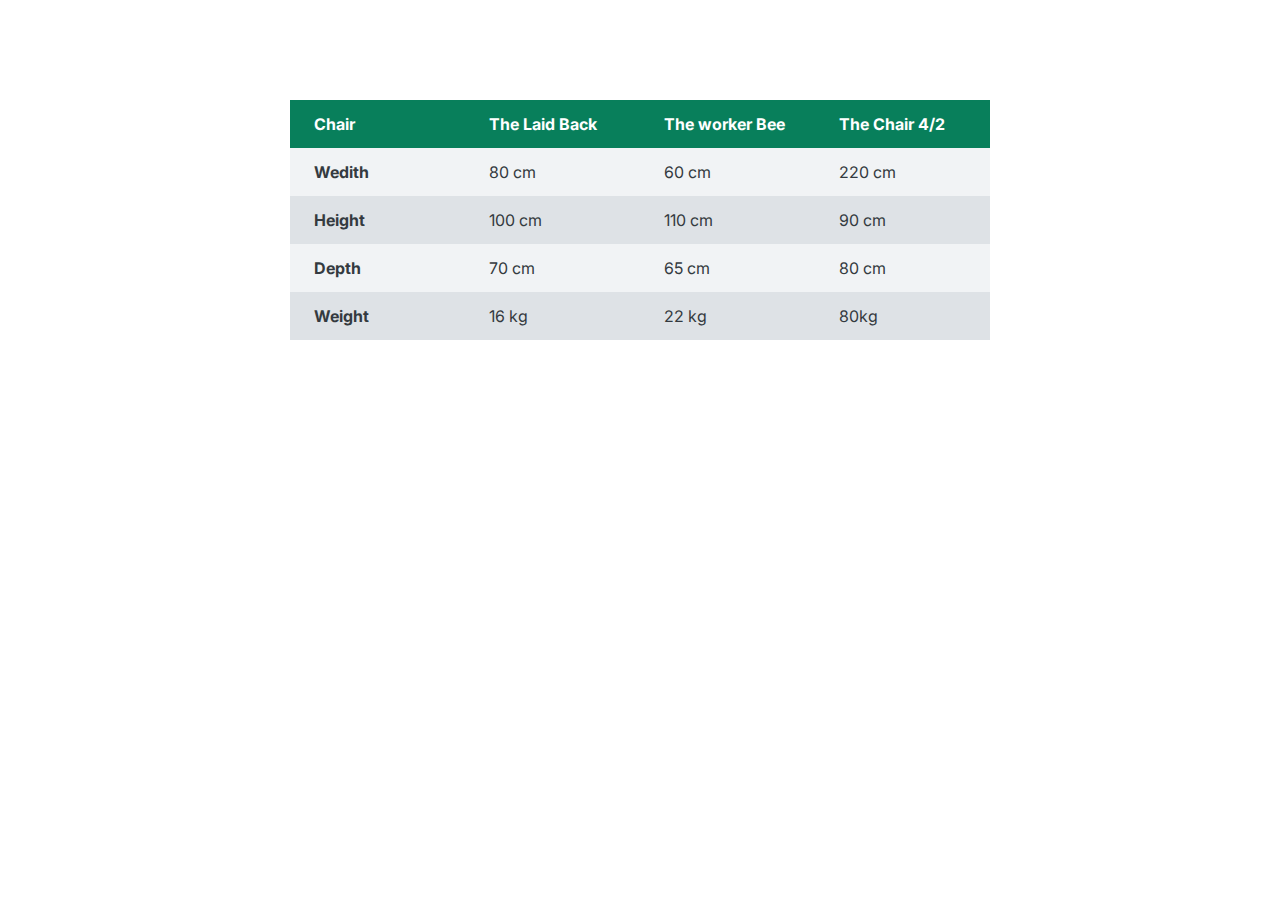
<file: html-css-refresher/06-Components/03-table.html>
<!doctype html>
<html lang="en">
  <head>
    <meta charset="UTF-8" />
    <meta name="viewport" content="width=device-width, initial-scale=1.0" />
    <title>Carousel Component</title>

    <link
      href="https://fonts.googleapis.com/css2?family=Inter:wght@400;500;700&display=swap"
      rel="stylesheet"
    />

    <style>
      /*
        SPACING SYSTEM (px)
        2 / 4 / 8 / 12 / 16 / 24 / 32 / 48 / 64 / 80 / 96 / 128

        FONT SIZE SYSTEM (px)
        10 / 12 / 14 / 16 / 18 / 20 / 24 / 30 / 36 / 44 / 52 / 62 / 74 / 86 / 98
        */

      /*
        MAIN COLOR: #087f5b
        GREY COLOR: #343a40
        */

      * {
        margin: 0;
        padding: 0;
        box-sizing: border-box;
      }

      /* ------------------------ */
      /* GENERAL STYLES */
      /* ------------------------ */
      body {
        font-family: "Inter", sans-serif;
        color: #343a40;
        line-height: 1;
      }
      table {
        width: 700px;
        margin: 100px auto;
        border-collapse: collapse;
      }

      thead th {
        background-color: #087f5b;
        color: white;
        width: 25%;
      }
      tbody tr:nth-child(even) {
        background-color: #dee2e6;
      }

      tbody tr:nth-child(odd) {
        background-color: #f1f3f5;
      }

      th,
      td {
        text-align: left;
        padding: 16px 24px;
      }
    </style>
  </head>
  <body>
    <table>
      <thead>
        <tr>
          <th>Chair</th>
          <th>The Laid Back</th>
          <th>The worker Bee</th>
          <th>The Chair 4/2</th>
        </tr>
      </thead>
      <tbody>
        <tr>
          <th>Wedith</th>
          <td>80 cm</td>
          <td>60 cm</td>
          <td>220 cm</td>
        </tr>
        <tr>
          <th>Height</th>
          <td>100 cm</td>
          <td>110 cm</td>
          <td>90 cm</td>
        </tr>
        <tr>
          <th>Depth</th>
          <td>70 cm</td>
          <td>65 cm</td>
          <td>80 cm</td>
        </tr>
        <tr>
          <th>Weight</th>
          <td>16 kg</td>
          <td>22 kg</td>
          <td>80kg</td>
        </tr>
      </tbody>
    </table>
  </body>
</html>
</file>
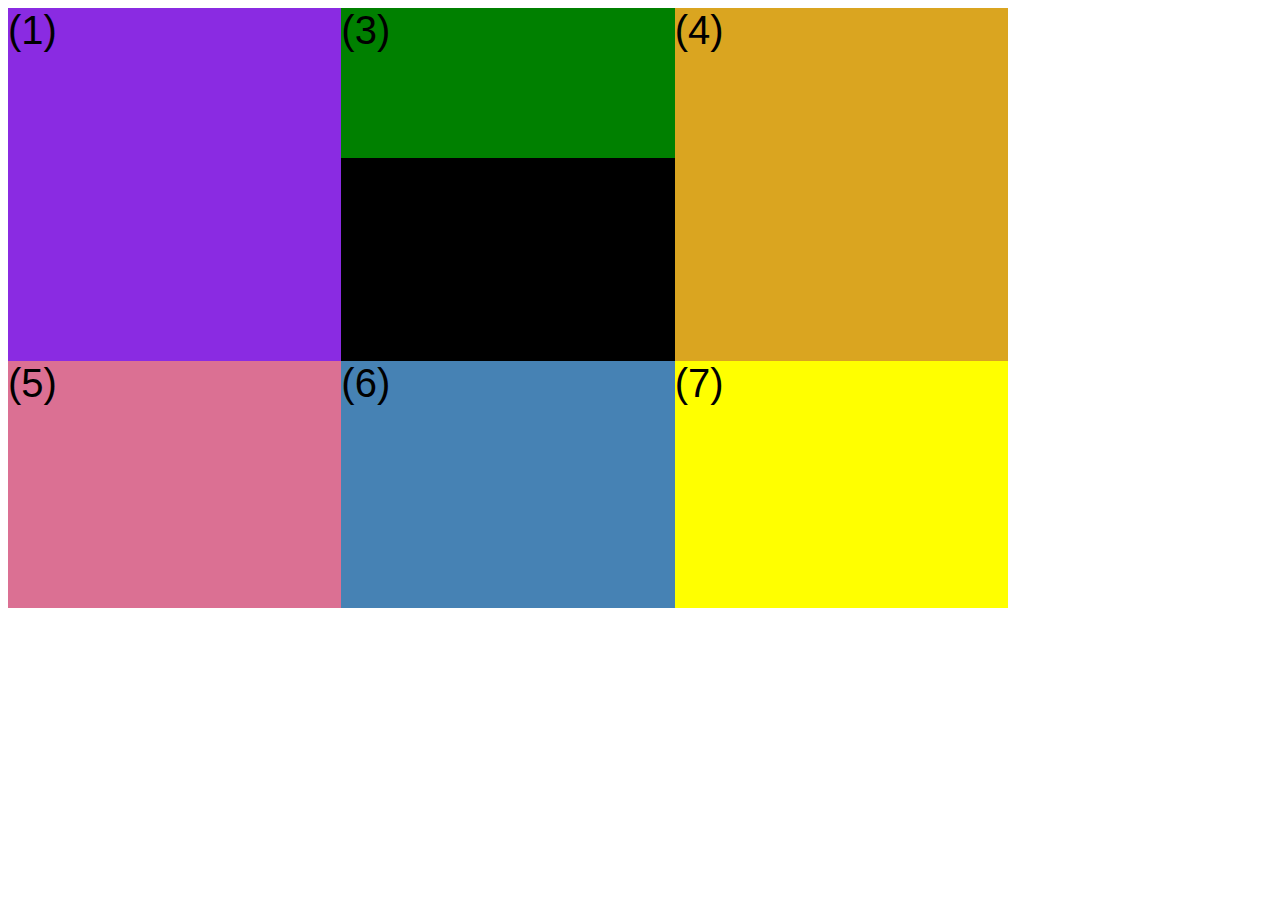
<file: html-css-refresher/Layouts-floats-flexbox-CSS_Grid/css-grid.html>
<!DOCTYPE html>
<html lang="en">
  <head>
    <meta charset="UTF-8" />
    <meta http-equiv="X-UA-Compatible" content="IE=edge" />
    <meta name="viewport" content="width=device-width, initial-scale=1.0" />
    <title>CSS Grid</title>
    <style>
      .el--1 {
        background-color: blueviolet;
      }
      .el--2 {
        background-color: orangered;
      }
      .el--3 {
        background-color: green;
        height: 150px;
      }
      .el--4 {
        background-color: goldenrod;
      }
      .el--5 {
        background-color: palevioletred;
      }
      .el--6 {
        background-color: steelblue;
      }
      .el--7 {
        background-color: yellow;
      }
      .el--8 {
        background-color: crimson;
      }

      .container--1 {
        /* STARTER */
        font-family: sans-serif;
        background-color: #ddd;
        font-size: 40px;
        margin: 40px;
        display: none;
        /* CSS GRID */
      }

      .container--2 {
        /* STARTER */
        font-family: sans-serif;
        background-color: black;
        font-size: 40px;

        width: 1000px;
        height: 600px;
        display: grid;
        grid-template-columns: repeat(3, 1fr);
        /* CSS GRID */
      }
    </style>
  </head>
  <body>
    <div class="container--1">
      <div class="el el--1">(1) HTML</div>
      <div class="el el--2">(2) and</div>
      <div class="el el--3">(3) CSS</div>
      <div class="el el--4">(4) are</div>
      <div class="el el--5">(5) amazing</div>
      <div class="el el--6">(6) languages</div>
      <div class="el el--7">(7) to</div>
      <div class="el el--8">(8) learn</div>
    </div>

    <div class="container--2">
      <div class="el el--1">(1)</div>
      <div class="el el--3">(3)</div>
      <div class="el el--4">(4)</div>
      <div class="el el--5">(5)</div>
      <div class="el el--6">(6)</div>
      <div class="el el--7">(7)</div>
    </div>
  </body>
</html>
</file>
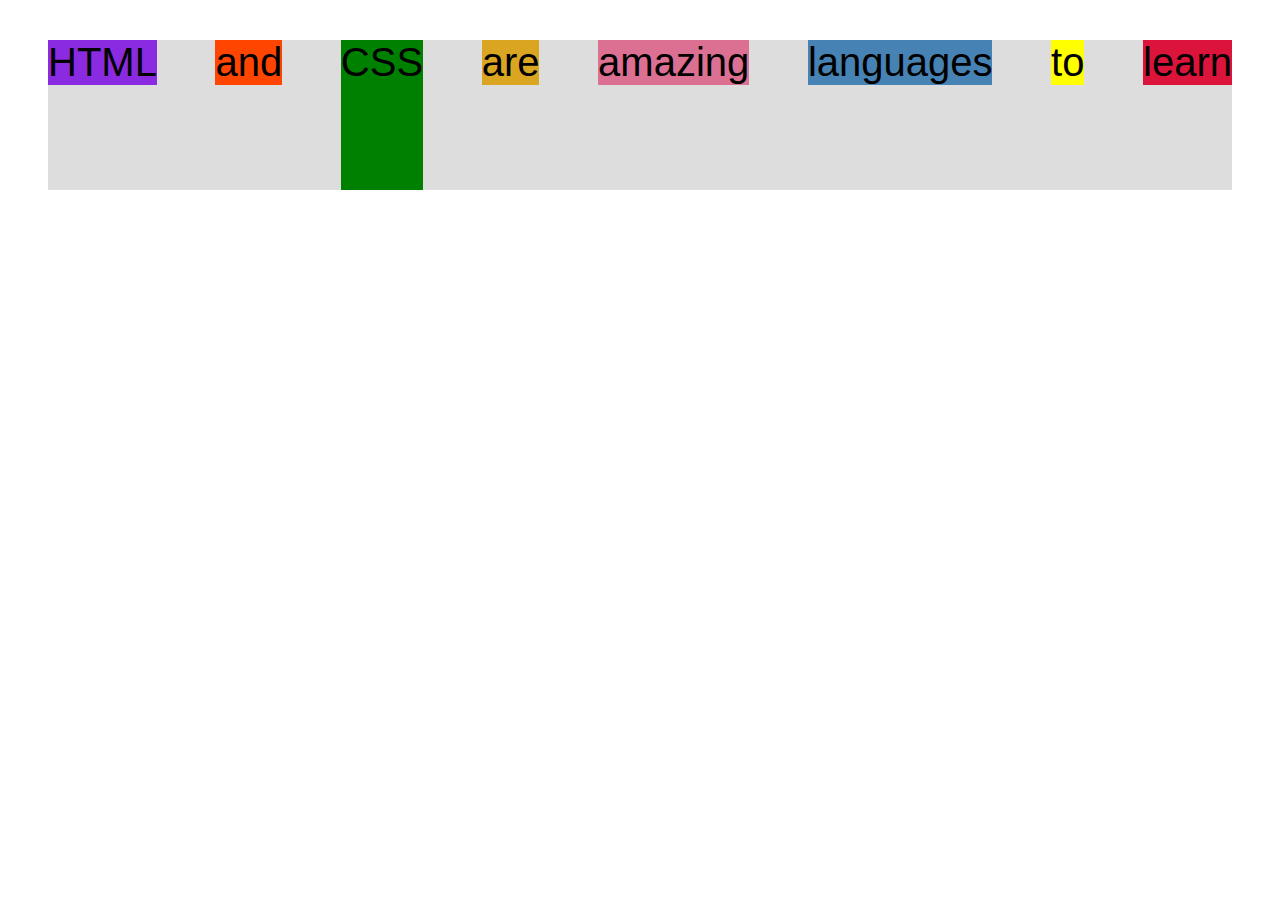
<file: html-css-refresher/Layouts-floats-flexbox-CSS_Grid/flexbox.html>
<!DOCTYPE html>
<html lang="en">
  <head>
    <meta charset="UTF-8" />
    <meta http-equiv="X-UA-Compatible" content="IE=edge" />
    <meta name="viewport" content="width=device-width, initial-scale=1.0" />
    <title>Flexbox</title>
    <style>
      .el--1 {
        background-color: blueviolet;
      }
      .el--2 {
        background-color: orangered;
      }
      .el--3 {
        background-color: green;
        height: 150px;
      }
      .el--4 {
        background-color: goldenrod;
      }
      .el--5 {
        background-color: palevioletred;
      }
      .el--6 {
        background-color: steelblue;
      }
      .el--7 {
        background-color: yellow;
      }
      .el--8 {
        background-color: crimson;
      }

      .container {
        /* STARTER */
        font-family: sans-serif;
        background-color: #ddd;
        font-size: 40px;
        margin: 40px;

        /* FLEXBOX */
        display: flex;
        align-items: flex-start;
        justify-content: space-between;
      }
    </style>
  </head>
  <body>
    <div class="container">
      <div class="el el--1">HTML</div>
      <div class="el el--2">and</div>
      <div class="el el--3">CSS</div>
      <div class="el el--4">are</div>
      <div class="el el--5">amazing</div>
      <div class="el el--6">languages</div>
      <div class="el el--7">to</div>
      <div class="el el--8">learn</div>
    </div>
  </body>
</html>
</file>
<file: Layouts-floats-flexbox-CSS_Grid/style.css>
* {
  /* border-top: 10px solid #1098ad; */
  margin: 0;
  padding: 0;
}

/* PAGE SECTIONS */
body {
  color: #444;
  font-family: sans-serif;

  border-top: 10px solid #1098ad;
  position: relative;
}

.container {
  width: 800px;
  /* margin-left: auto;
  margin-right: auto; */
  margin: 0 auto;
}

.main-header {
  background-color: #f7f7f7;
  /* padding: 20px;
  padding-left: 40px;
  padding-right: 40px; */
  padding: 20px 40px;
  margin-bottom: 60px;
  /* height: 80px; */
}

nav {
  font-size: 18px;
  /* text-align: center; */
}

article {
  margin-bottom: 60px;
}

.post-header {
  margin-bottom: 40px;
  /* position: relative; */
}

aside {
  background-color: #f7f7f7;
  border-top: 5px solid #1098ad;
  border-bottom: 5px solid #1098ad;
  /* padding-top: 50px;
  padding-bottom: 50px; */
  padding: 50px 0;
  width: 500px;
}

/* SMALLER ELEMENTS */
h1,
h2,
h3 {
  color: #1098ad;
}

h1 {
  font-size: 26px;
  text-transform: uppercase;
  font-style: italic;
}

h2 {
  font-size: 40px;
  margin-bottom: 30px;
}

h3 {
  font-size: 30px;
  margin-bottom: 20px;
  margin-top: 40px;
}

h4 {
  font-size: 20px;
  text-transform: uppercase;
  text-align: center;
}

p {
  font-size: 22px;
  line-height: 1.5;
  margin-bottom: 15px;
}

ul,
ol {
  margin-left: 50px;
  margin-bottom: 20px;
}

li {
  font-size: 20px;
  margin-bottom: 10px;
  /* display: inline; */
}

li:last-child {
  margin-bottom: 0;
}

/* footer p {
  font-size: 16px;
} */

/* article header p {
  font-style: italic;
} */

#author {
  font-style: italic;
  font-size: 18px;
}

#copyright {
  font-size: 16px;
}

.related-author {
  font-size: 18px;
  font-weight: bold;
}

/* ul {
  list-style: none;
} */

.related {
  list-style: none;
}

body {
  /* background-color: orangered; */
}

/* .first-li {
  font-weight: bold;
} */

li:first-child {
  font-weight: bold;
}

li:last-child {
  font-style: italic;
}

li:nth-child(even) {
  /* color: red; */
}

/* Misconception: this won't work! */
article p:first-child {
  color: red;
}

/* Styling links */
a:link {
  color: #1098ad;
  text-decoration: none;
}

a:visited {
  /* color: #777; */
  color: #1098ad;
}

a:hover {
  color: orangered;
  font-weight: bold;
  text-decoration: underline orangered;
}

a:active {
  background-color: black;
  font-style: italic;
}
/* LVHA */

.post-img {
  width: 100%;
  height: auto;
}

nav a:link {
  /* background-color: orangered;
  margin: 20px;
  padding: 20px;

  display: block; */

  margin-right: 30px;
  margin-top: 10px;
  display: inline-block;
}

nav a:link:last-child {
  margin-right: 0;
}

button {
  font-size: 22px;
  padding: 20px;
  cursor: pointer;

  position: absolute;
  /* top: 50px;
  left: 50px; */
  bottom: 50px;
  right: 50px;
}

h1::first-letter {
  font-style: normal;
  margin-right: 5px;
}

h3 + p::first-line {
  /* color: red; */
}

h2 {
  /* background-color: orange; */
  position: relative;
}

h2::before {
  content: "TOP";
  background-color: #ffe70e;
  color: #444;
  font-size: 16px;
  font-weight: bold;
  display: inline-block;
  padding: 5px 10px;
  position: absolute;
  top: -10px;
  right: -25px;
}

/* Resolving conflicts */
/* #copyright {
  color: red;
}

.copyright {
  color: blue;
}

.text {
  color: yellow;
}

footer p {
  color: green !important;
} */

/* nav a:link,
nav p {
  font-size: 18px;
} */
</file>
<file: html-css-refresher/Layouts-floats-flexbox-CSS_Grid/style.css>
* {
  /* border-top: 10px solid #1098ad; */
  margin: 0;
  padding: 0;
}

/* PAGE SECTIONS */
body {
  color: #444;
  font-family: sans-serif;

  border-top: 10px solid #1098ad;
  position: relative;
}

.container {
  width: 800px;
  /* margin-left: auto;
  margin-right: auto; */
  margin: 0 auto;
}

.main-header {
  background-color: #f7f7f7;
  /* padding: 20px;
  padding-left: 40px;
  padding-right: 40px; */
  padding: 20px 40px;
  margin-bottom: 60px;
  /* height: 80px; */
}

nav {
  font-size: 18px;
  /* text-align: center; */
}

article {
  margin-bottom: 60px;
}

.post-header {
  margin-bottom: 40px;
  /* position: relative; */
}

aside {
  background-color: #f7f7f7;
  border-top: 5px solid #1098ad;
  border-bottom: 5px solid #1098ad;
  /* padding-top: 50px;
  padding-bottom: 50px; */
  padding: 50px 0;
  width: 500px;
}

/* SMALLER ELEMENTS */
h1,
h2,
h3 {
  color: #1098ad;
}

h1 {
  font-size: 26px;
  text-transform: uppercase;
  font-style: italic;
}

h2 {
  font-size: 40px;
  margin-bottom: 30px;
}

h3 {
  font-size: 30px;
  margin-bottom: 20px;
  margin-top: 40px;
}

h4 {
  font-size: 20px;
  text-transform: uppercase;
  text-align: center;
}

p {
  font-size: 22px;
  line-height: 1.5;
  margin-bottom: 15px;
}

ul,
ol {
  margin-left: 50px;
  margin-bottom: 20px;
}

li {
  font-size: 20px;
  margin-bottom: 10px;
  /* display: inline; */
}

li:last-child {
  margin-bottom: 0;
}

/* footer p {
  font-size: 16px;
} */

/* article header p {
  font-style: italic;
} */

#author {
  font-style: italic;
  font-size: 18px;
}

#copyright {
  font-size: 16px;
}

.related-author {
  font-size: 18px;
  font-weight: bold;
}

/* ul {
  list-style: none;
} */

.related {
  list-style: none;
}

body {
  /* background-color: orangered; */
}

/* .first-li {
  font-weight: bold;
} */

li:first-child {
  font-weight: bold;
}

li:last-child {
  font-style: italic;
}

li:nth-child(even) {
  /* color: red; */
}

/* Misconception: this won't work! */
article p:first-child {
  color: red;
}

/* Styling links */
a:link {
  color: #1098ad;
  text-decoration: none;
}

a:visited {
  /* color: #777; */
  color: #1098ad;
}

a:hover {
  color: orangered;
  font-weight: bold;
  text-decoration: underline orangered;
}

a:active {
  background-color: black;
  font-style: italic;
}
/* LVHA */

.post-img {
  width: 100%;
  height: auto;
}

nav a:link {
  /* background-color: orangered;
  margin: 20px;
  padding: 20px;

  display: block; */

  margin-right: 30px;
  margin-top: 10px;
  display: inline-block;
}

nav a:link:last-child {
  margin-right: 0;
}

button {
  font-size: 22px;
  padding: 20px;
  cursor: pointer;

  position: absolute;
  /* top: 50px;
  left: 50px; */
  bottom: 50px;
  right: 50px;
}

h1::first-letter {
  font-style: normal;
  margin-right: 5px;
}

h3 + p::first-line {
  /* color: red; */
}

h2 {
  /* background-color: orange; */
  position: relative;
}

h2::before {
  content: "TOP";
  background-color: #ffe70e;
  color: #444;
  font-size: 16px;
  font-weight: bold;
  display: inline-block;
  padding: 5px 10px;
  position: absolute;
  top: -10px;
  right: -25px;
}

/* Resolving conflicts */
/* #copyright {
  color: red;
}

.copyright {
  color: blue;
}

.text {
  color: yellow;
}

footer p {
  color: green !important;
} */

/* nav a:link,
nav p {
  font-size: 18px;
} */
</file>
<file: html-css-refresher/Web Design Fundamentals/style.css>
/*
SPACING SYSTEM (px)
2 / 4 / 8 / 12 / 16 / 24 / 32 / 48 / 64 / 80 / 96 / 128

FONT SIZE SYSTEM (px)
10 / 12 / 14 / 16 / 18 / 20 / 24 / 30 / 36 / 44 / 52 / 62 / 74 / 86 / 98
*/

/* 
MAIN COLOR: #087f5b 
GREY COLOR: #343a40
*/

* {
  margin: 0;
  padding: 0;
  box-sizing: border-box;
}

/* ------------------------ */
/* GENERAL STYLES */
/* ------------------------ */
body {
  font-family: "Inter", sans-serif;
  color: #343a40;
  border-bottom: 8px solid #087f5b;
}

.container {
  width: 960px;
  margin: 0 auto;
}

header,
section {
  margin-bottom: 48px;
}

h2 {
  margin-bottom: 48px;
  font-size: 36px;
  letter-spacing: -0.5px;
}

.grid-3-cols {
  display: grid;
  grid-template-columns: repeat(3, 1fr);
  column-gap: 80px;
}

.btn:link,
.btn:visited {
  background-color: #087f5b;
  color: #fff;
  text-decoration: none;
  text-transform: uppercase;
  font-weight: 500;
  display: inline-block;
  cursor: pointer;
}

.btn:hover,
.btn:active {
  background-color: #099268;
}

.btn--big {
  padding: 16px 32px;
  font-size: 18px;
}
.btn--small {
  padding: 8px 12px;
  font-size: 14px;
}
/* ------------------------ */
/* COMPONENT STYLES */
/* ------------------------ */

/* HEADER */
header {
  display: grid;
  grid-template-columns: repeat(2, 1fr);
  column-gap: 80px;
  margin-top: 48px;
}

.header-text-box {
  align-self: center;
}

h1 {
  margin-bottom: 24px;
  line-height: 1.1;
  font-size: 44px;
  letter-spacing: -1px;
}

.header-text {
  margin-bottom: 24px;
  line-height: 1.7;
  font-size: 18px;
  /* letter-spacing: -0.5px; */
}

img {
  width: 100%;
}

/* FEATURES */
.features-icon {
  stroke: #087f5b;
  width: 32px;
  height: 32px;
  margin-bottom: 16px;
}

.features-title {
  margin-bottom: 16px;
  font-size: 20px;
}

.features-text {
  font-size: 18px;
  line-height: 1.7;
}

/* TESTIMONIAL */
.testimonial-section {
  background-color: #087f5b;
  color: #fff;
  padding: 18px;
}

.testimonial-box {
  grid-column: 2 / -1;
  align-self: center;
}

.testimonial-box h2 {
  margin-bottom: 24px;
  font-size: 24px;
}

.testimonial-text {
  font-style: italic;
  margin-bottom: 24px;
  font-size: 18px;
  line-height: 1.7;
}

/* CHAIRS */
.chair {
  box-shadow: 0 20px 50px 0px rgba(0, 0, 0, 0.07);
}

.chair-box {
  padding: 24px;
}

h3 {
  margin-bottom: 24px;
  font-size: 20px;
}

.chair-details {
  list-style: none;
  margin-bottom: 24px;
  font-size: 18px;
}

.chair-details li {
  display: flex;
  align-items: center;
  gap: 12px;
  margin-bottom: 24px;
}

.chair-details li:last-child {
  margin-bottom: 0;
}

.chair-icon {
  stroke: #087f5b;
  width: 24px;
  height: 24px;
}

.chair-price {
  display: flex;
  justify-content: space-between;
  font-size: 20px;
}

footer {
  margin-bottom: 48px;
  font-size: 14px;
  color: #495057;
}
</file>
